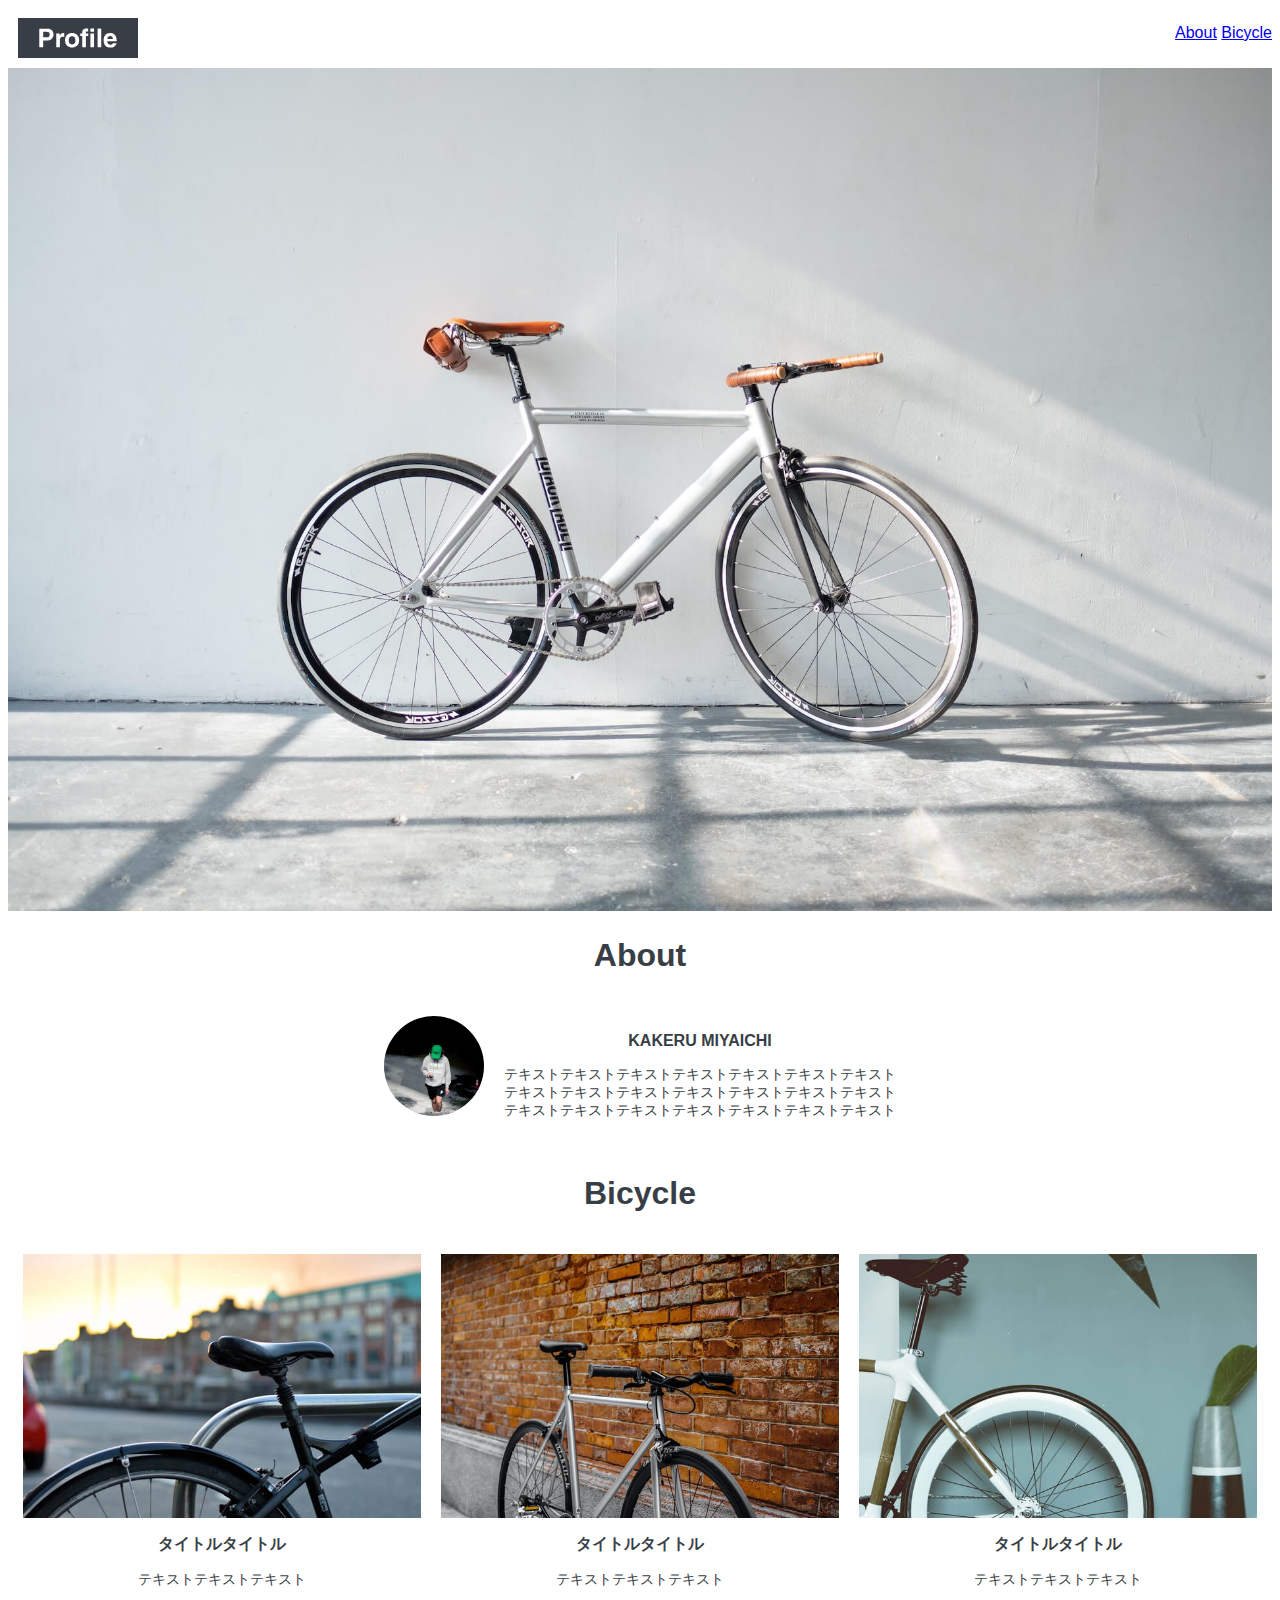
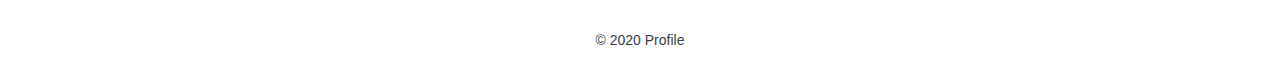
<file: Profile/index.html>
<!DOCTYPE html>
<html>
  <head>
    <title>Profile</title>
    <meta charset="utf-8">
      <meta name="viewport" content="width=device-width, initial-scale=1.0">
    <link rel="stylesheet" href="style.css">
  </head>

  <body>
<header>
  <img src="img/logo.svg" alt="ロゴ" class="logo">
  <nav>
   <ul>
    <a href="#about">About</a>
    <a href="#bicycle">Bicycle</a></ul>
   </nav>
</header>
<main>
<div id="mainvisual"> 
  <img src="img/mainvisual.jpg" alt="メイン画像">
</div>

<section id="#about">
   <h2>About</h2>
   <div class="parent">
  <img src="img/about.jpg" alt="プロフィール画像" class="circle-img">
  <div class="child">
<h3>KAKERU MIYAICHI</h3>
  <p>テキストテキストテキストテキストテキストテキストテキスト<br>
テキストテキストテキストテキストテキストテキストテキスト<br>
テキストテキストテキストテキストテキストテキストテキスト</p>
</div>
  </div>
</section>

<section id="#bicycle">
  <h2>Bicycle</h2>
    <div class="parent">
      <div class="child">
        <img src="img/bicycle1.jpg" alt="自転車1">
        <h3>タイトルタイトル</h3>
         <p>テキストテキストテキスト</p>
      </div>
      <div class="child">
        <img src="img/bicycle2.jpg" alt="自転車2">
         <h3>タイトルタイトル</h3>
         <p>テキストテキストテキスト</p></li>
      </div>
      <div class="child">
       <img src="img/bicycle3.jpg" alt="自転車3">
        <h3>タイトルタイトル</h3>
        <p>テキストテキストテキスト</p></li> 
      </div>
    </div>
</section>
  </main>
    <footer>
    <p>© 2020 Profile</p>
  </footer>
</body> 
</html>
</file>
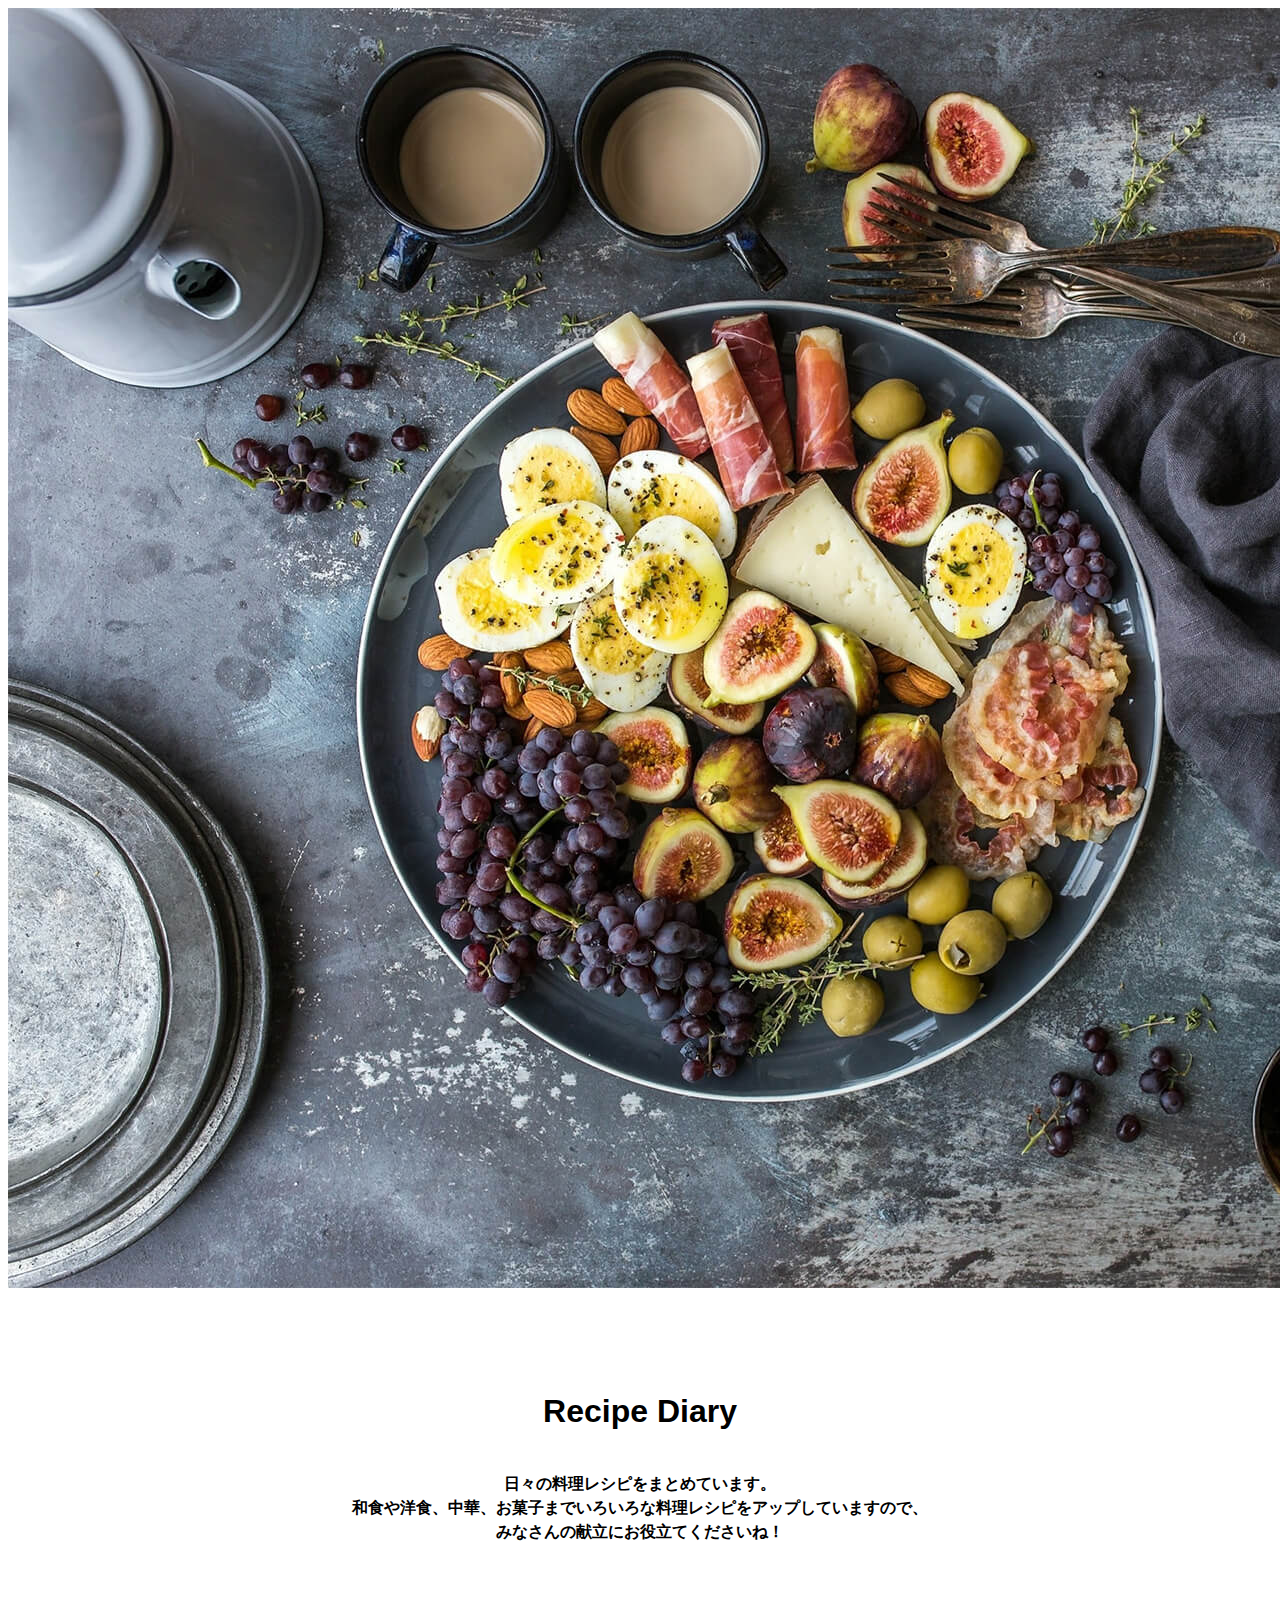
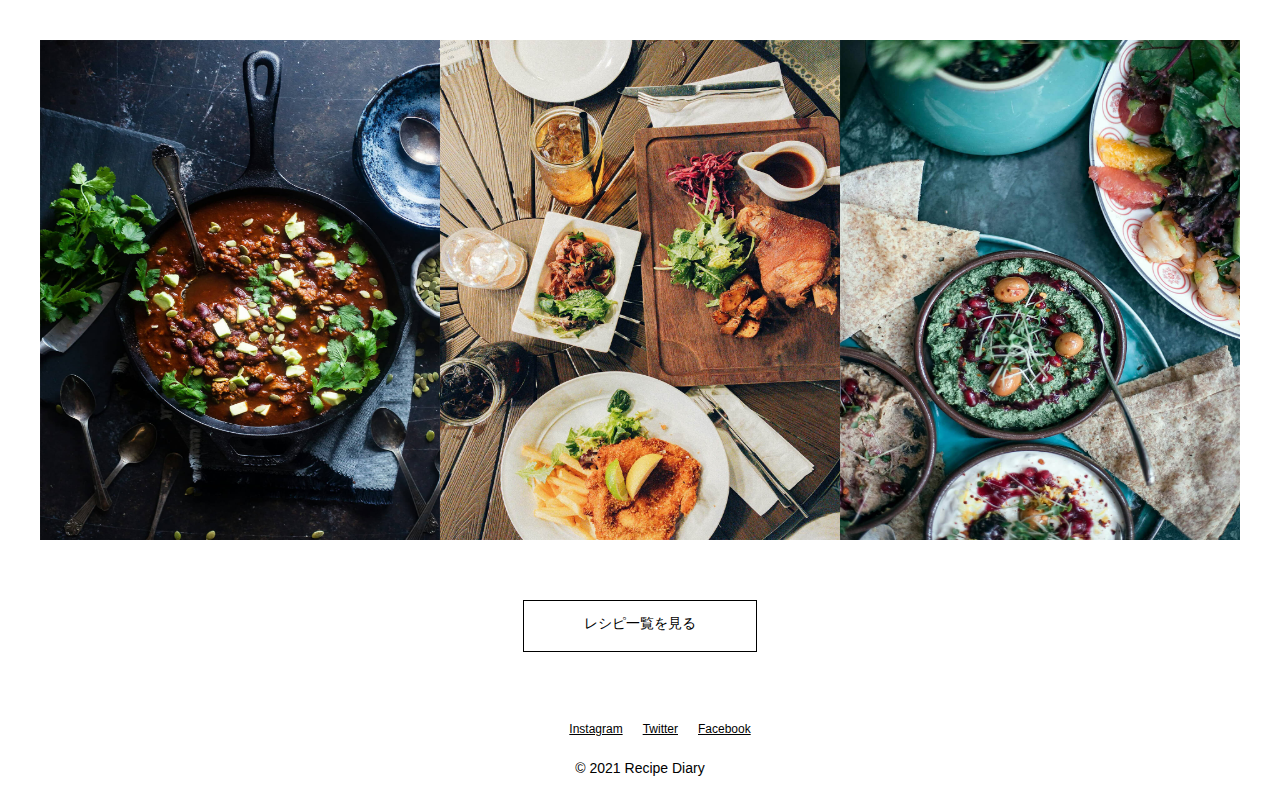
<file: レシピサイト/index.html>
<!DOCTYPE html>
<html>
<head>
  <title>レシピサイトTP</title>
  <meta name ="recipe site" content="レシピサイト" charset ="utf-8">
  <meta name="viewport" content="width=device-width, initial-scale=1.0">
  <link rel ="stylesheet" href ="style.css">
</head>

<body>
  <img id="mainvisual" src="img/mainvisual.jpg" alt="メインヴィジュアル">
  <h1>Recipe Diary</h1>
  <h3>日々の料理レシピをまとめています。<br>
和食や洋食、中華、お菓子までいろいろな料理レシピをアップしていますので、<br>
みなさんの献立にお役立てくださいね！</h3>
  <section>
      <div class="container">
         <img src="img/recipe1.jpg" alt="recipe1">
         <img src="img/recipe2.jpg" alt="recipe2">
         <img src="img/recipe3.jpg" alt="recipe3">
      </div>
    <div id="button">
      <p>レシピ一覧を見る</p>
    </div>
  </section>
</body>

<footer>
  <ul>
    <li>Instagram</li>
    <li>Twitter</li>
    <li>Facebook</li>
  </ul>
  <p>© 2021 Recipe Diary</p>
</footer>

</html>
</file>
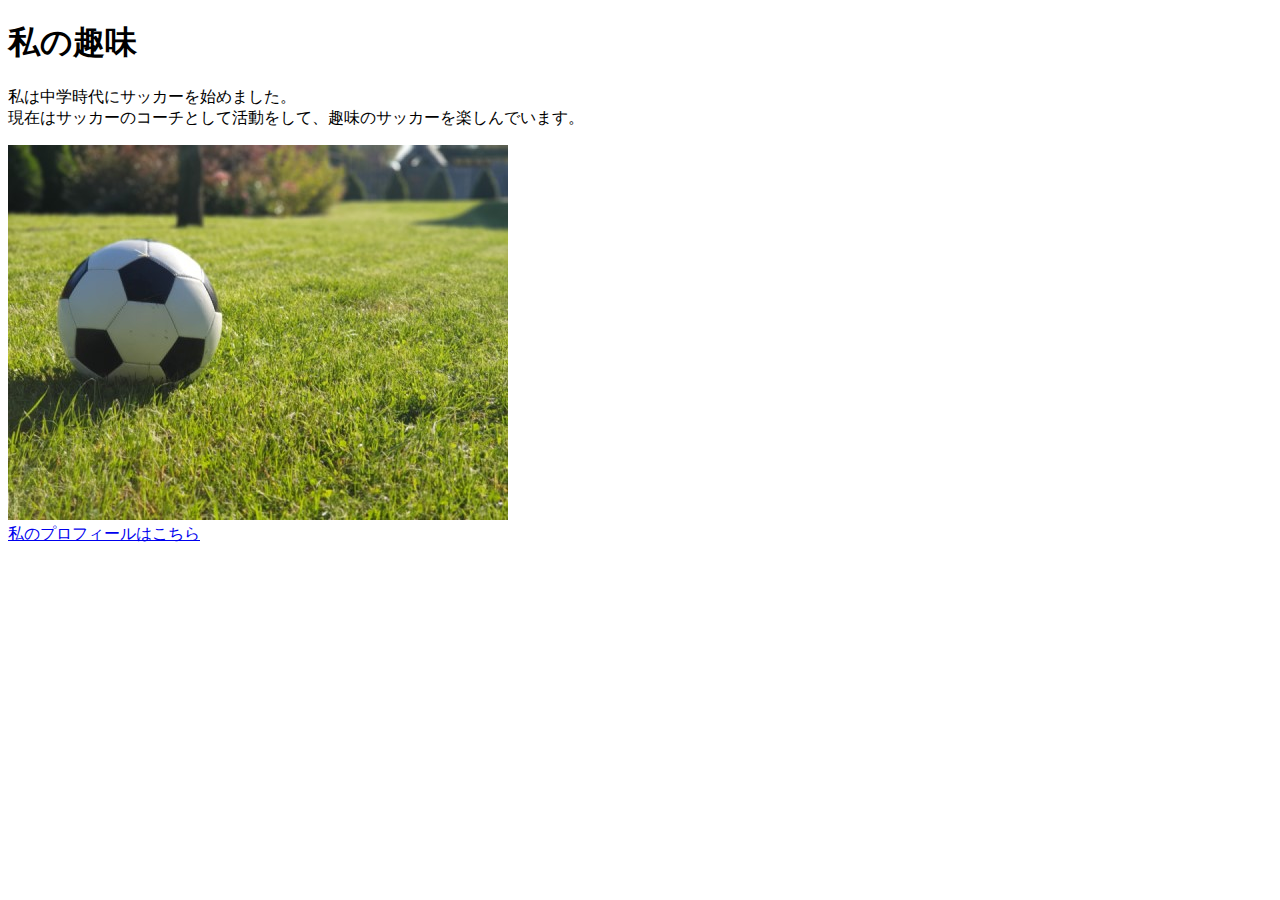
<file: kadai_005/html/index.html>
<!DOCTYPE html>
<html>
  <head>
    <title>5章課題</title>
    <meta name="description" content="このページは5章の課題です。">
    <meta charset="utf-8">
  </head>
  <body>
    <h1>私の趣味</h1>
    <p>私は中学時代にサッカーを始めました。<br>
      現在はサッカーのコーチとして活動をして、趣味のサッカーを楽しんでいます。
    </p>
    <img src="../images/sample.jpg" alt="サッカーボール"><br>
    <a href="https://x.com/samuraijuku">私のプロフィールはこちら</a>
  </body>
</html>
</file>
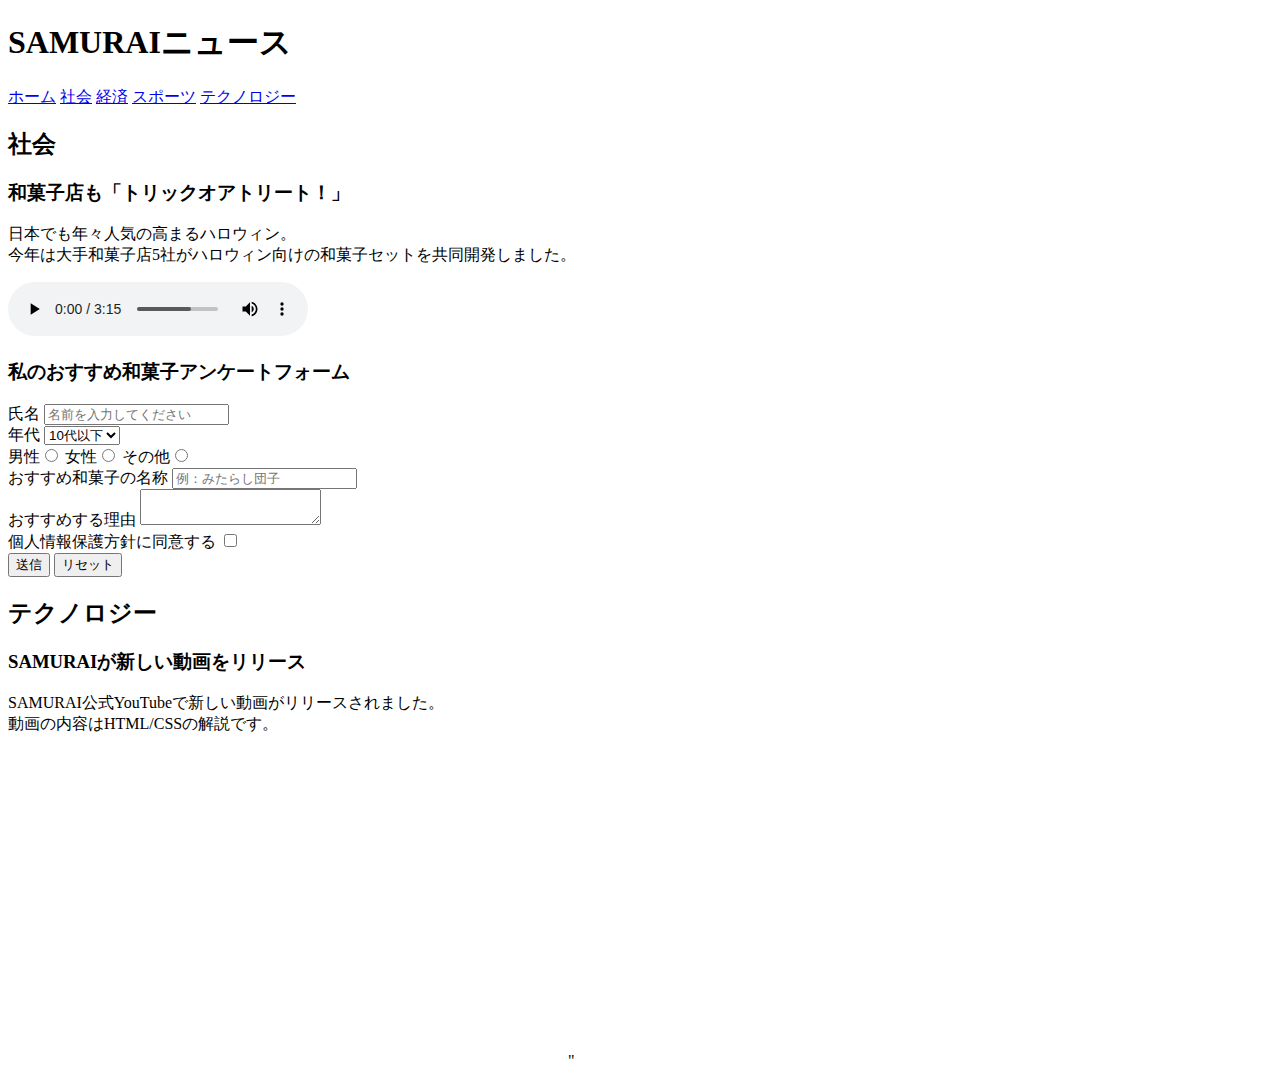
<file: kadai_008/kadai_008.html>
<!DOCTYPE html>
<html>
  <head>
    <title>8章課題</title>
    <meta name="description" content="このページは8章の課題です。">
    <meta charset="UTF-8">
  </head>
  <body>
    <header>
      <h1>SAMURAIニュース</h1>
      <nav>
        <a href="https://www.sejuku.net/">ホーム</a>
        <a href="https://www.sejuku.net/">社会</a>
        <a href="https://www.sejuku.net/">経済</a>
        <a href="https://www.sejuku.net/">スポーツ</a>
        <a href="https://www.sejuku.net/">テクノロジー</a>
      </nav>
    </header>

  <main>
    <article>
      <h2>社会</h2>
      <section>
        <h3>和菓子店も「トリックオアトリート！」</h3>
        <p>日本でも年々人気の高まるハロウィン。<br>
          今年は大手和菓子店5社がハロウィン向けの和菓子セットを共同開発しました。</p>
       <audio src="ichi.mp3.mp3" controls></audio> 
      </section>
      <section>
        <h3>私のおすすめ和菓子アンケートフォーム</h3>
        <form>
          <label>氏名</label>
          <input type="text" placeholder="名前を入力してください"><br>
         
          <label>年代</label>
          <select>
            <option>10代以下</option>
            <option>20代</option>
            <option>30代</option>
            <option>40代以上</option>
          </select><br>
         
          <label>男性</label><input type="radio" name="gender"> 
          <label>女性</label><input type="radio" name="gender"> 
          <label>その他</label><input type="radio" name="gender"><br> 
          
          <label>おすすめ和菓子の名称</label>
          <input type="text" placeholder="例：みたらし団子"><br>

          <label>おすすめする理由</label>
          <textarea></textarea><br>

          <label>個人情報保護方針に同意する</label>
          <input type="checkbox"><br>
        
          <input type="submit" value="送信">
          <input type="reset" value="リセット">
        </form>
      </section>
    </article>

    <article>
      <h2>テクノロジー</h2>
      <section>
        <h3>SAMURAIが新しい動画をリリース</h3>
        <p>SAMURAI公式YouTubeで新しい動画がリリースされました。<br>
          動画の内容はHTML/CSSの解説です。</p>
        <iframe width="560" height="315" src="https://www.youtube.com/embed/2JLiGSUohEo?si=WX-LE6QPIFNTrHvZ" title="YouTube video player" frameborder="0" allow="accelerometer; autoplay; clipboard-write; encrypted-media; gyroscope; picture-in-picture; web-share" referrerpolicy="strict-origin-when-cross-origin" allowfullscreen></iframe>"
      </section>
    </article>
  </main>
  </body>
</html>
</file>
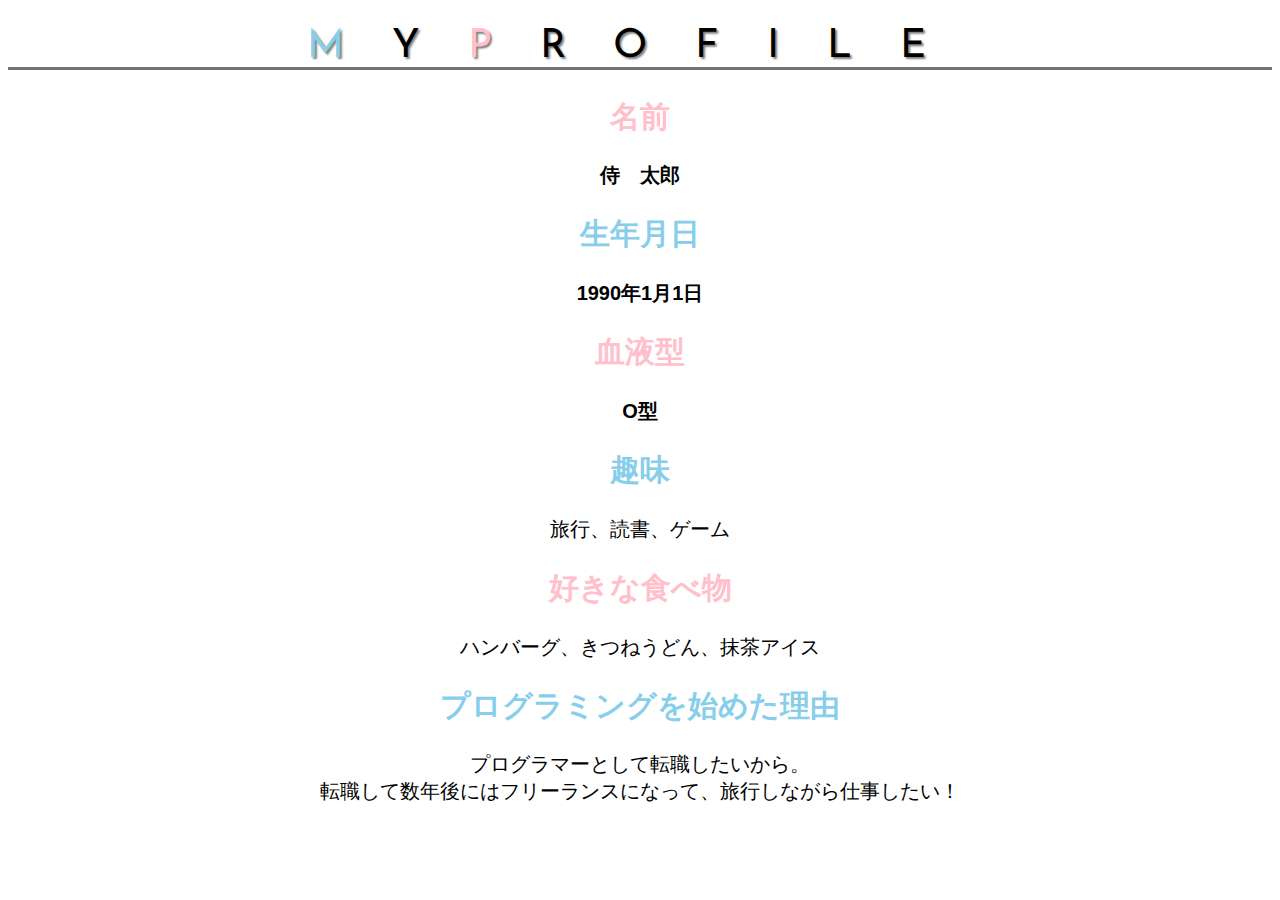
<file: kadai_015/kadai_015.html>
<!DOCTYPE html>
<html>
<head>
  <title>15章課題</title>
  <meta charset="UTF-8">
  <meta name="description" contect="このページは15章の課題です。">
  <link rel="stylesheet" href="style.css">
  <link rel="preconnect" href="https://fonts.googleapis.com">
  <link rel="preconnect" href="https://fonts.gstatic.com" crossorigin>
  <link href="https://fonts.googleapis.com/css2?family=Josefin+Sans&family=Jost:ital,wght@0,100..900;1,100..900&family=Noto+Sans+JP&family=Roboto:ital,wght@0,100..900;1,100..900&display=swap" rel="stylesheet">
</head>
<body>
  <h1><span class="blue">M</span>Y<span class="pink">P</span>ROFILE</h1>
  <div id="basic">
    <h2 class="pink">名前</h2>
    <p>侍　太郎</p>
    <h2 class="blue">生年月日</h2>
    <p>1990年1月1日</p>
    <h2 class="pink">血液型</h2>
    <p>O型</p>
  </div>
  <h2 class="blue">趣味</h2>
  <p>旅行、読書、ゲーム</p>
  <h2 class="pink">好きな食べ物</h2>
  <p>ハンバーグ、きつねうどん、抹茶アイス</p>
  <h2 class="blue">プログラミングを始めた理由</h2>
  <p>プログラマーとして転職したいから。<br>転職して数年後にはフリーランスになって、旅行しながら仕事したい！</p>
</body>
</html>
</file>
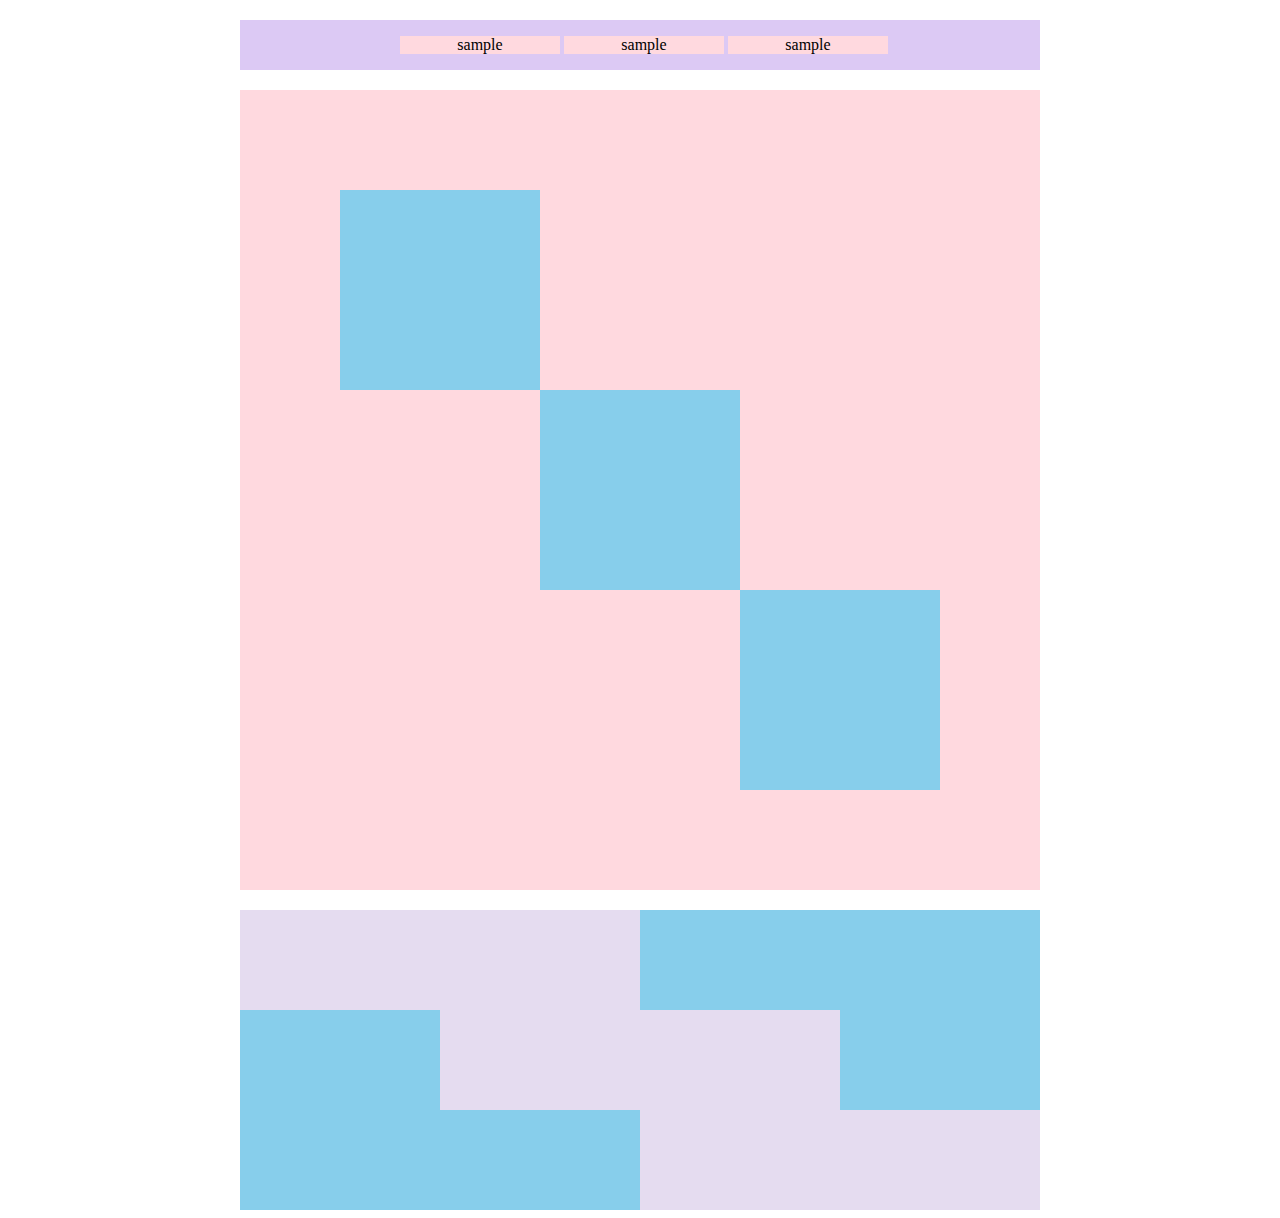
<file: kadai_018/kadai_018.html>
<!DOCTYPE html>
<html>
<head>
  <meta charset="UTF-8">
  <link rel="stylesheet" href="style.css">
  <meta name="description" content="このページは18章の課題です。">
  <title>18章課題</title>
</head>
<body>
  <div id="top">
    <p class="top-child">sample</p>
    <p class="top-child">sample</p>
    <p class="top-child">sample</p>
  </div>
  <div id="middle">
    <div id="middle-child01"></div>
    <div id="middle-child02"></div>
    <div id="middle-child03"></div>
  </div>
  <div id="bottom">
    <div id="bottom-child01"></div>
    <div id="bottom-child02"></div>
    <div id="bottom-child03"></div>
  </div>
</body>
</html>
</file>
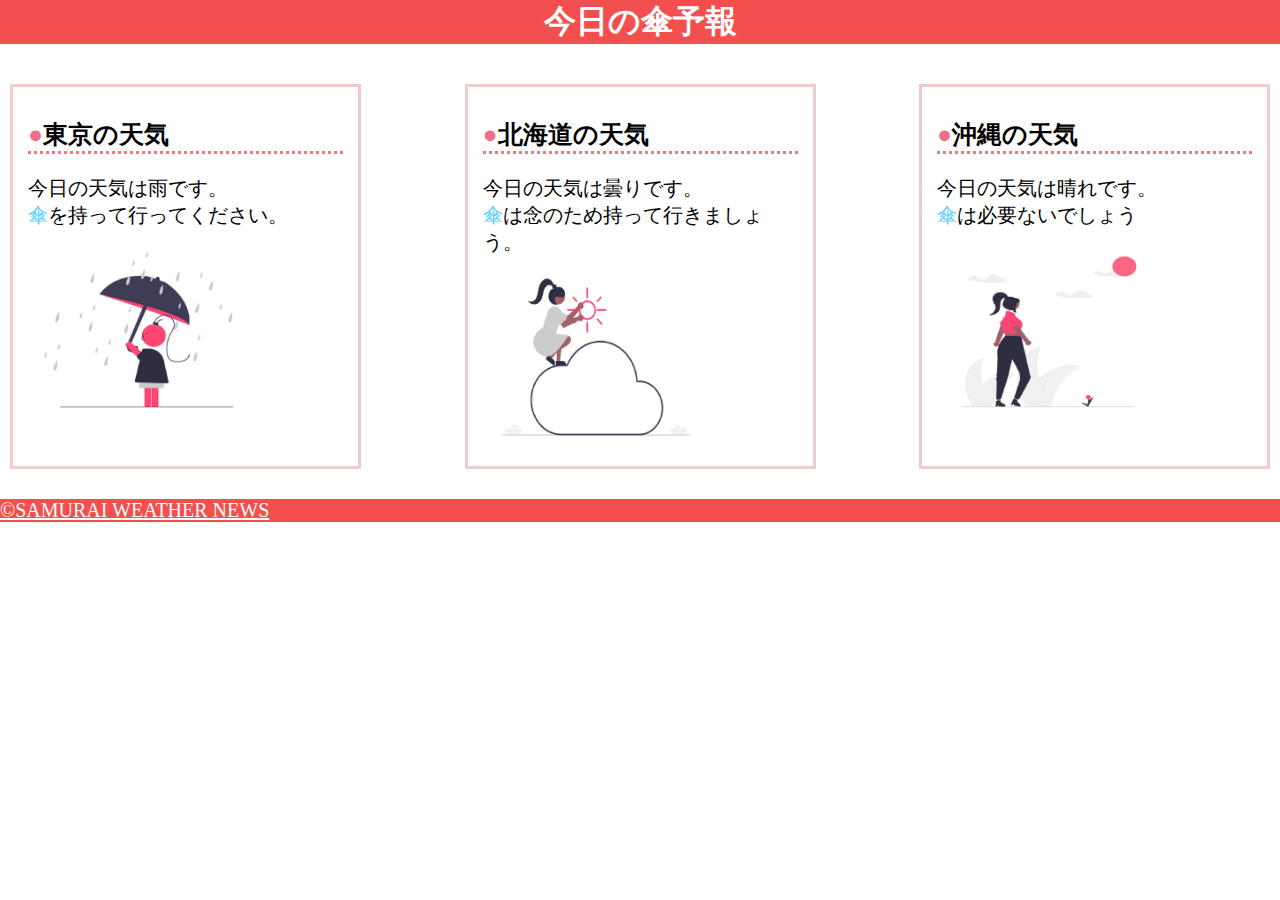
<file: kadai_022/kadai_022.html>
<!DOCTYPE html>
<html>
    <head>
        <meta charset="UTF-8">
        <meta name="viewport" content="width=device-width, initial-scale=1.0">
        <link rel="stylesheet" href="style.css">
        <meta name="description" content="このページは22章の課題です。">
        <title>22章課題</title>
    </head>
    <body>
       
        <header>
            <h1>今日の傘予報</h1>
        </header>  
 
        <main>

            <div id="parent">
                <div class="contents">
                    <h2>東京の天気</h2>
                    <p>今日の天気は雨です。</p>
                    <p>傘を持って行ってください。</p>
                    <img src="images/rainy.png" alt="雨">
                </div>
 
                <div class="contents">
                    <h2>北海道の天気</h2>
                    <p>今日の天気は曇りです。</p>
                    <p>傘は念のため持って行きましょう。</p>
                    <img src="images/cloudy.png" alt="曇り">
                </div>
 
                <div class="contents">
                    <h2>沖縄の天気</h2>
                    <p>今日の天気は晴れです。</p>
                    <p>傘は必要ないでしょう</p>
                    <img src="images/sunny.png" alt="晴れ">
                </div>

            </div>    
 
        </main>
 
        <footer>
            <a href="https://www.sejuku.net/corp/">&copy;SAMURAI WEATHER NEWS</a>
         </footer>
 
    </body>
</html>
</file>
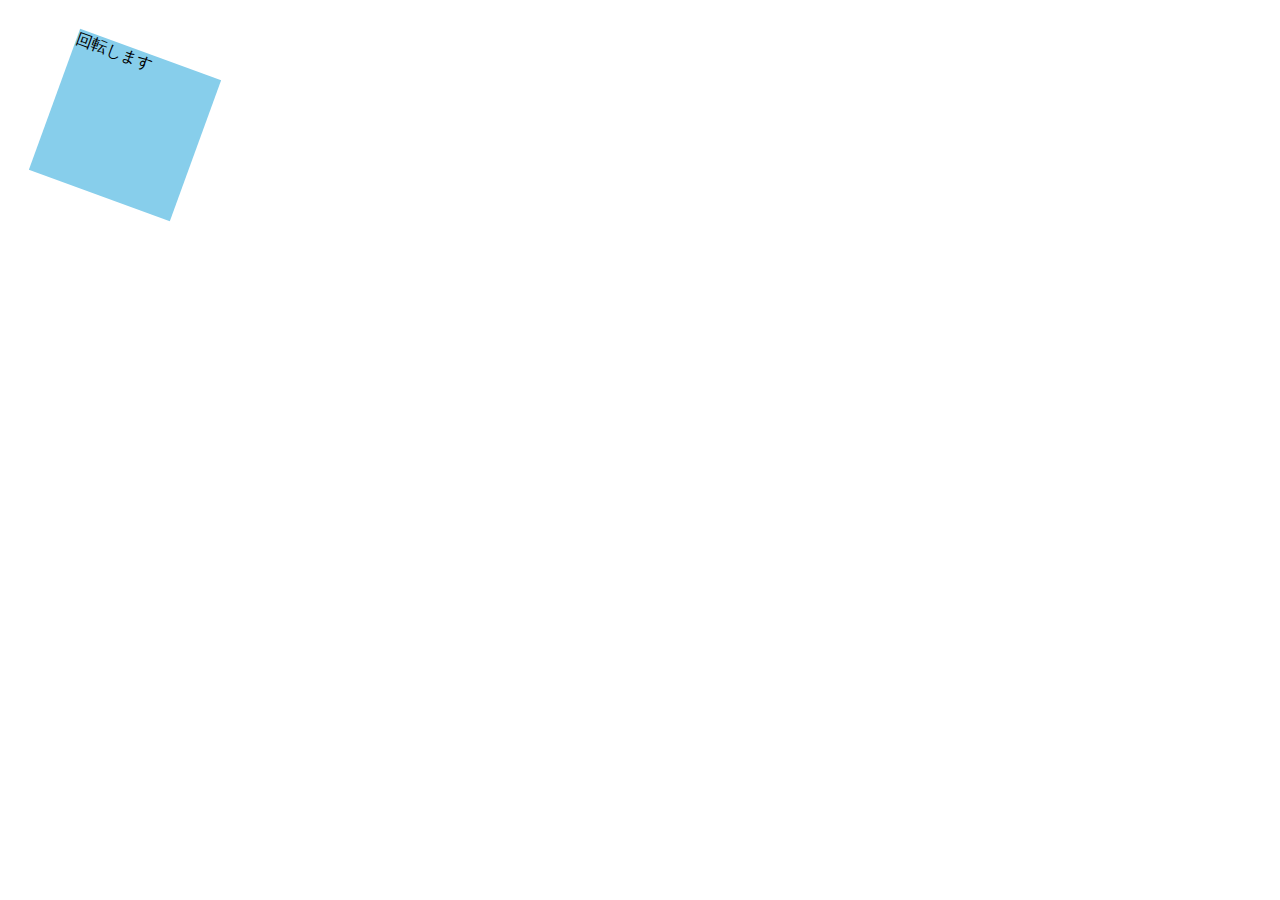
<file: kadai_mdn_css/mdn.html>
<!DOCTYPE html>
<html>

<head>
      <style>
        div {
            position: absolute;
            left: 50px;
            top: 50px;
            width: 150px;
            height: 150px;
            background-color: skyblue;
            transform: rotate(20deg);
        }           
    </style>
</head>

<body>
    <div>
        回転します
    </div>

</body>

</html>
</file>
<file: Profile/style.css>
.logo {
  width: 120px;
  height: auto;
  padding: 10px;
}

img {
  width: 100%;   /* 画面幅いっぱいに広げる */
  height: auto;  /* 縦横比を維持 */
  display: block; /* 余白を消す（重要） */
}

header {
  display: flex;
  justify-content: space-between;
}

h2 {
  font-size: 32px;
  display: flex;
  justify-content: center;
}

h3 {
  font-size: 16px;
  display: flex;
  justify-content: center;
}

p {
  font-size: 14px;
  display: flex;
  justify-content: center;
}

html {
  font-family:"Arial", "Hiragino Kaku Gothic ProN", "游ゴシック体", "sans-serif";
  color: #383E45;
  display:flex;
  justify-content: center;
}

#mainvisual {
  width:100%
  height: 600px;
}

.parent {
  padding: 5px;
  display: flex;
  justify-content: center;
}

.child {
  padding: 5px;
   margin: 5px;
}

.circle-img {
  width: 100px;       /* 好きなサイズに調整 */
  height: 100px;      /* widthと同じにするのがポイント */
  border-radius: 50%; /* これで完全な円形に！ */
  object-fit: cover;  /* はみ出し部分をトリミングして中央表示 */
  padding: 5px;
  margin: 5px;
}

@media screen and (max-width:1024px){
.parent {
  flex-direction: column;
}  
.child {
  align-self:center;
}
.circle-img {
  align-self:center;
}
}
</file>
<file: レシピサイト/style.css>
html {
  font-family: Helvetica Neue, Arial, Hiragino Sans, Meiryo, sans-serif;
  text-align: center;
}

#mainvisual {
  width: auto;
  height: auto;
}

h1 {
  font-size: 32px;
  padding-top: 80px;
}

h3 {
  font-size: 16px;
  line-height: 24px;
  padding-top: 20px;
  padding-bottom: 80px;
}

p {
  font-size: 14px;
}

.container {
  display: flex;
  justify-content: center; 
  width: auto;
 }

.container img {
   width: 400px;
   height: 500px;
}

#button {
   width: 232px;
  height: 50px;
  border: solid 1px black;
  margin: 60px auto;;
}

footer {
  font-size: 12px;
}

ul {
  display: flex;
  justify-content: center; 
  list-style: none;
 }

 li {
  padding: 10px;
  text-decoration: underline;
 }

 @media screen and (max-width:834px) {
  .container {
    display: block;
  }

  #mainvisual {
    display: flex;
    justify-content: center;
  }
 }
</file>
<file: kadai_015/style.css>
:root {
  font-family:"Arial", "Meiryo", sans-serif;
  font-size: 20px;
  text-align: center;
}

.blue {
  color: skyblue;
}

.pink {
  color: rgb(255, 192, 203);
}

h1 {
  font-family: "Josefin Sans", sans-serif;
  font-optical-sizing: auto;
  font-weight: 400;
  font-style: normal;
  font-size: 2rem;
  letter-spacing: 1.2em;
  text-shadow: 2px 2px 2px gray;
  border-bottom: solid 3px rgb(115, 115, 114);
}

#basic > p {
  font-weight: bold;
}
</file>
<file: kadai_018/style.css>
#top {
  width: 800px;
  background-color: #dcc9f4;
  margin: 20px auto;
}

.top-child{
  text-align: center;
  width: 20%;
  background-color: #ffd9df;
  display: inline-block;
  position: relative;
    left: 160px; 
}

#middle {
  width: 800px;
  height: 800px;
  background-color: #ffd9df;
  margin: 20px auto;
  position: relative;
}

#middle-child01 {
  width: 200px;
  height: 200px;
  background-color: #87ceeb;
  position: absolute; 
    top: 100px;
    left: 100px;
}

#middle-child02 {
  width: 200px;
  height: 200px;
  background-color: #87ceeb;
  position: absolute; 
    top: 300px;
    left: 300px;
}

#middle-child03 {
  width: 200px;
  height: 200px;
  background-color: #87ceeb;
  position: absolute; 
    top: 500px;
    left: 500px;
}

#bottom {
  width: 800px;
  height: 300px;
  background-color: #87ceeb;
  margin: 0 auto;
 
  position: relative;
}

#bottom-child01 {
  width: 400px;
  height: 100px;
  background-color: #e5dcf0;
}

#bottom-child02 {
  width: 400px;
  height: 100px;
  background-color: #e5dcf0;
  position: absolute;
    left: 200px;
}

#bottom-child03 {
  width: 400px;
  height: 100px;
  background-color: #e5dcf0;
  position: absolute;
    top: 200px;
    left: 400px;
}
</file>
<file: kadai_022/style.css>
header {
  margin: 0;
  background-color:  rgb(244, 79, 79);
  text-align: center;
  margin-bottom: 20px;
}

h1 {
  margin: 0;
  color: rgb(255, 255, 255);
}

p {
  margin: 0;
  font-size: 20px;
}

a {
  font-size: 20px;
}

body {
  margin: 0;
}

h2 {
  font-size: 25px;
  border-bottom: 3px dotted rgb(236, 122, 122);
  }

h2::before {
  content: "●";
  color: rgb(239, 111, 139);
}

#parent {
  margin: 10px;
  display: flex;
  justify-content: space-between;
}

.contents {
  border: 3px solid rgb(238, 204, 204);
  flex-basis: 25%;
  padding: 10px 15px;
  margin: 20px 0;
  justify-content: center
}

div p:nth-of-type(2)::first-letter{
  font: bold;
  color: rgb(97, 206, 249);
}

.contents img:nth-child(4) {
  margin: 10px 0;
  width: 70%;
}

footer {
  background-color: rgb(244, 79, 79);
  justify-content: center;
}

a:link {
  color: rgb(255, 255, 255);
}

a:visited {
  color: rgb(193, 234, 251);
}

a:hover {
  color: rgb(245, 178, 168);
}

@media screen and (max-width: 768px){
h2 {
  font-size: 30px;
}

p {
  font-size: 25px;
}

#parent {
  display: inline-block;
}
}
</file>
